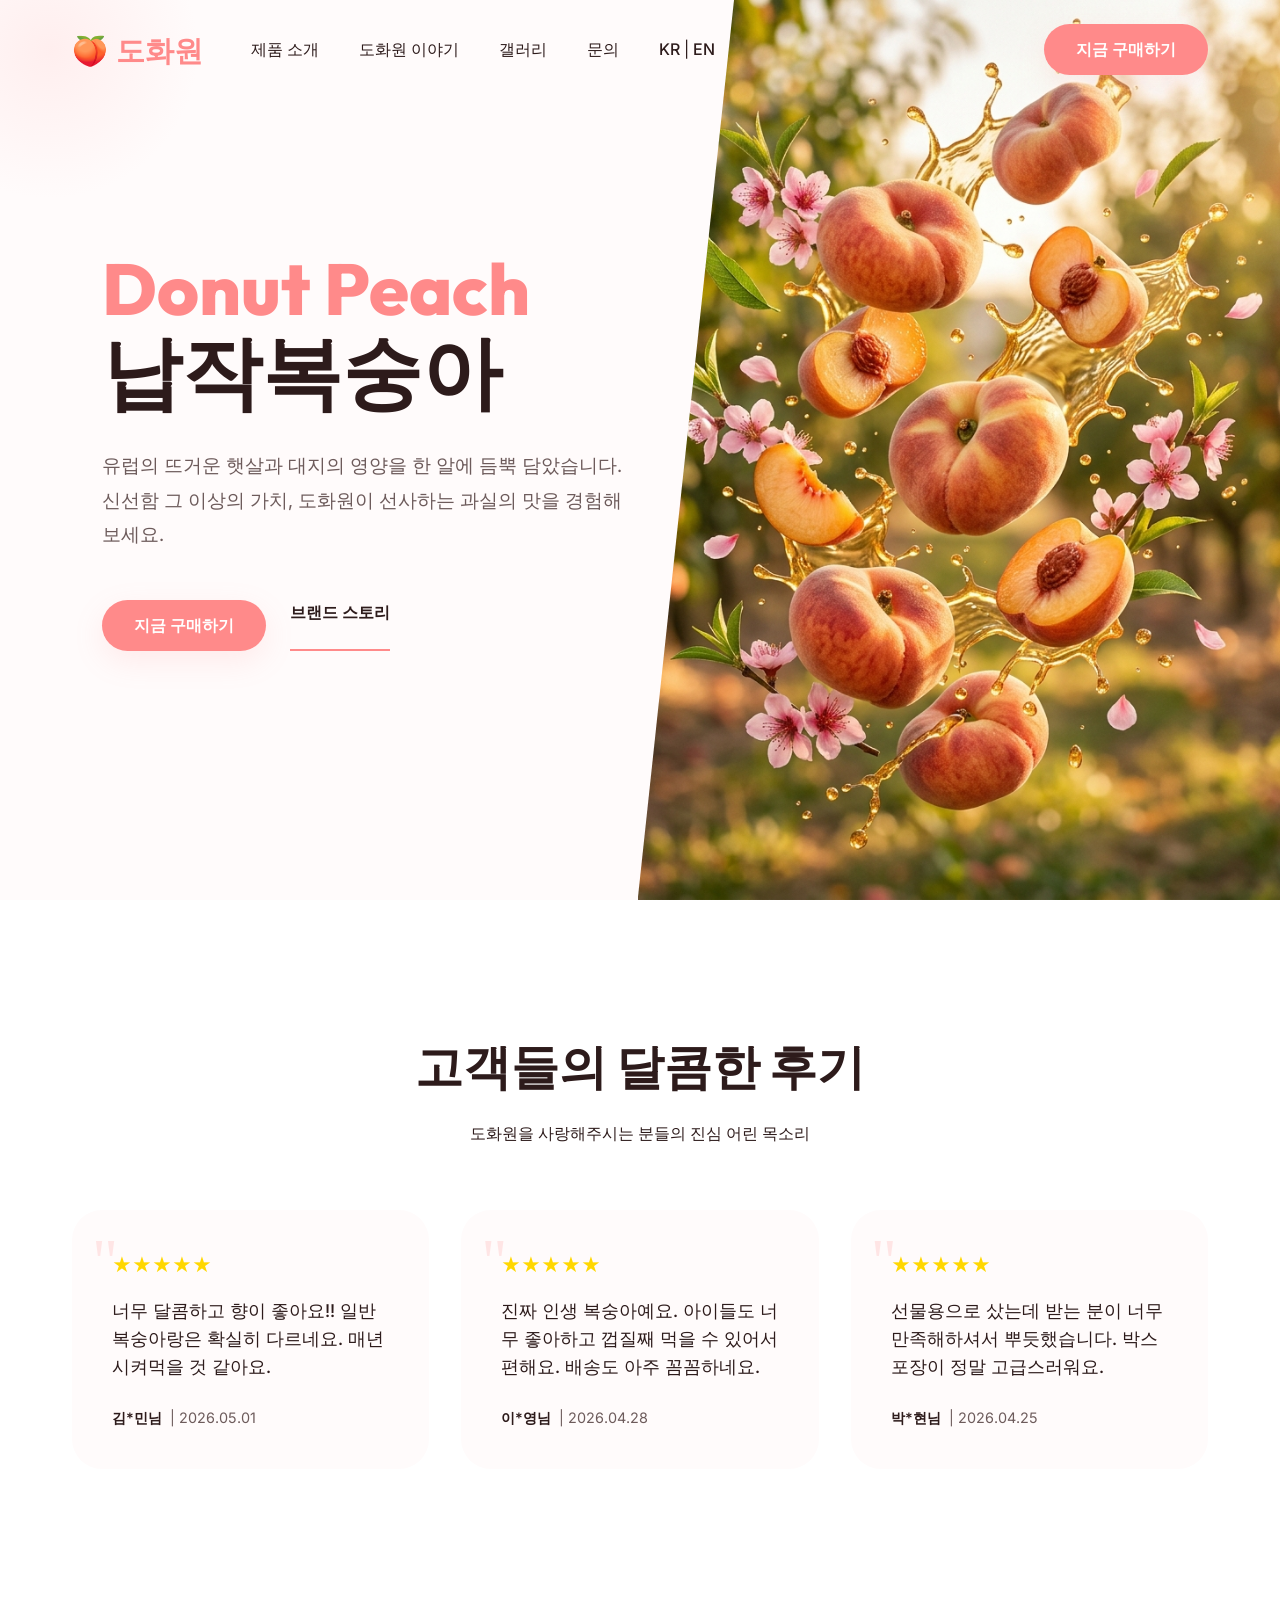
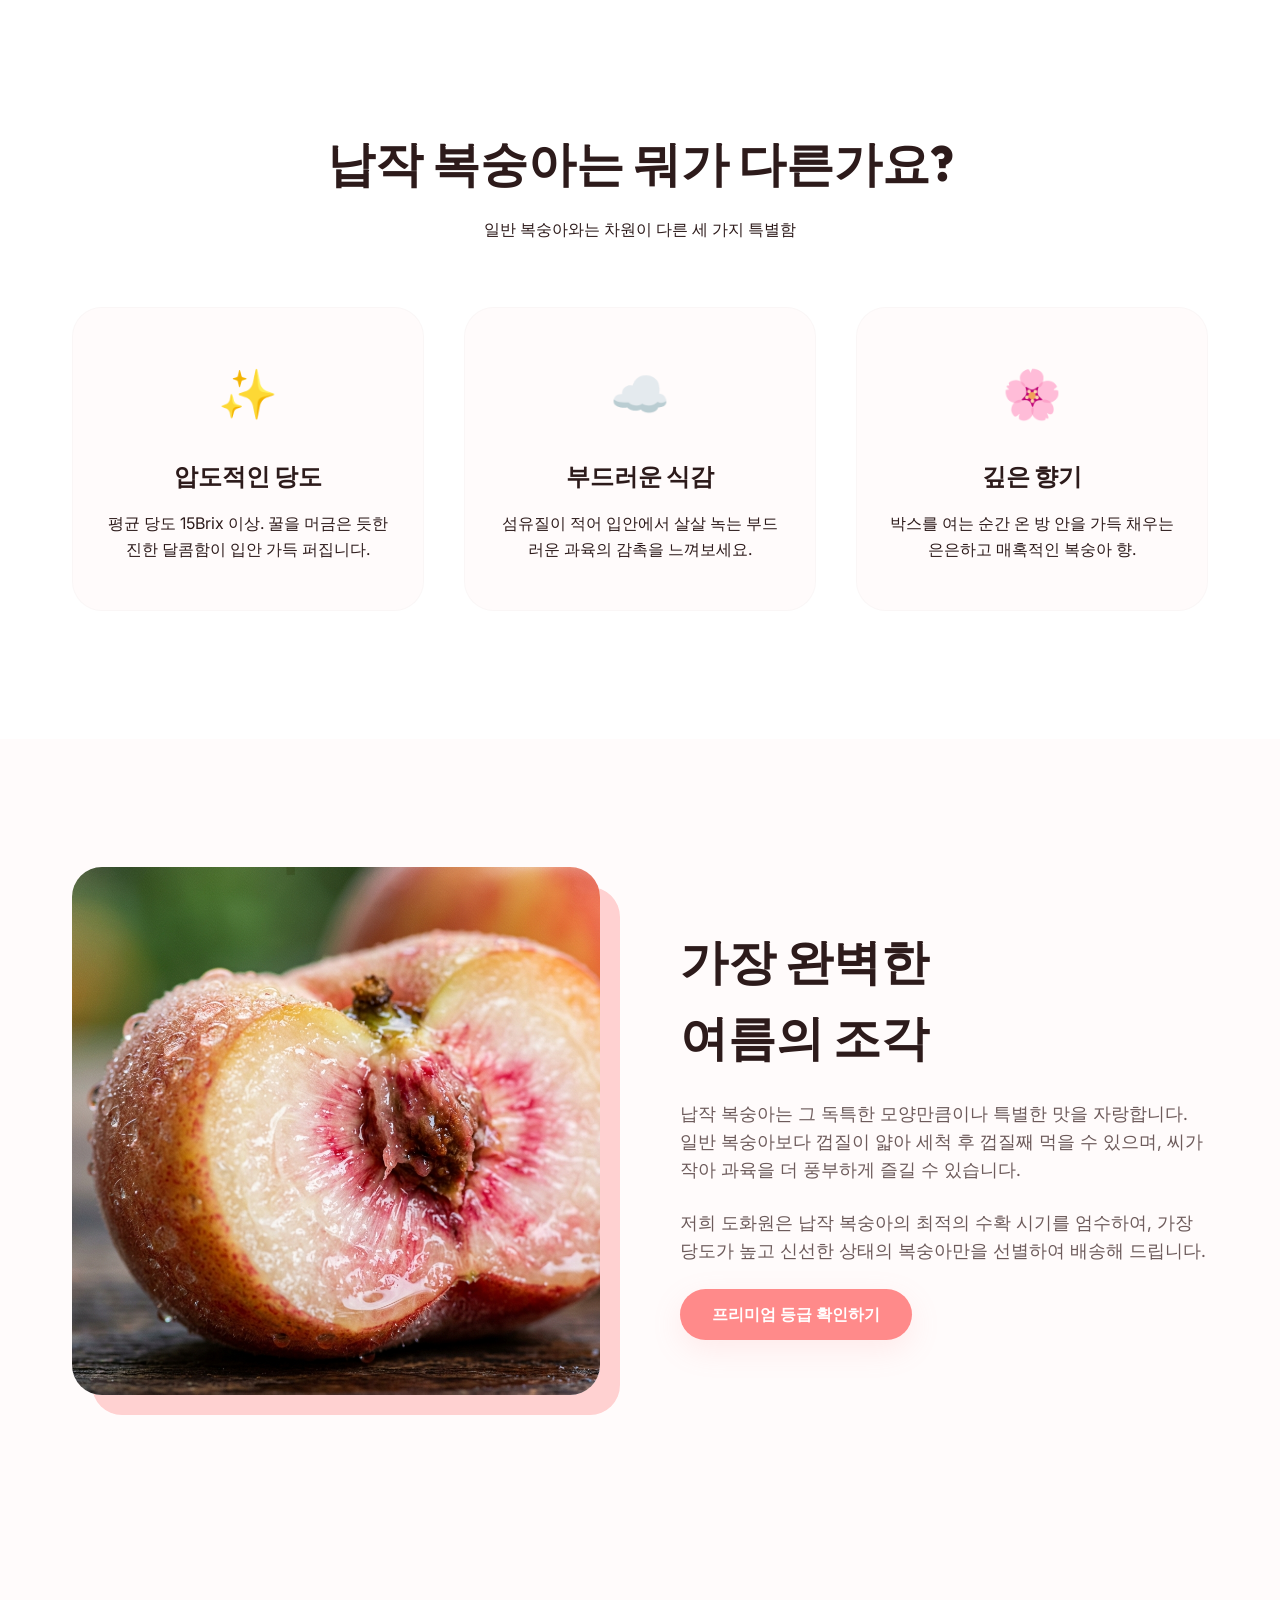
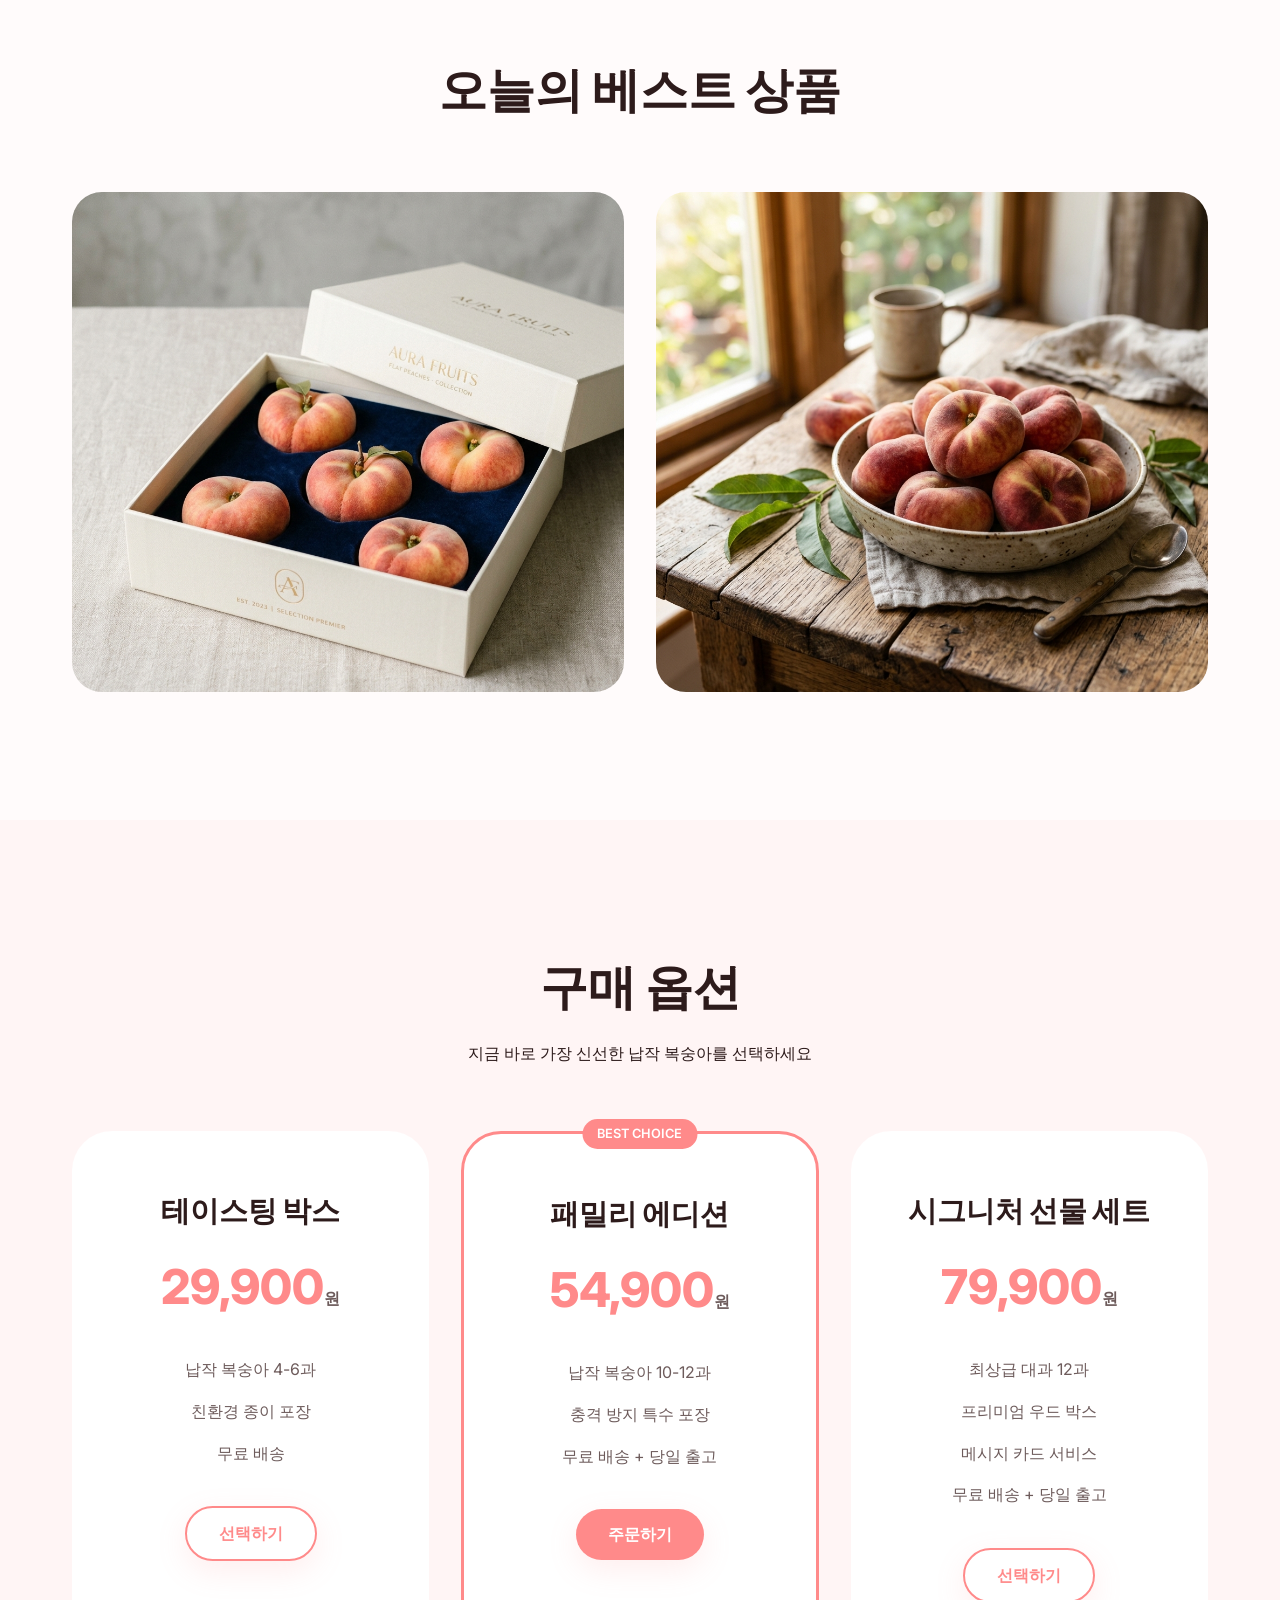
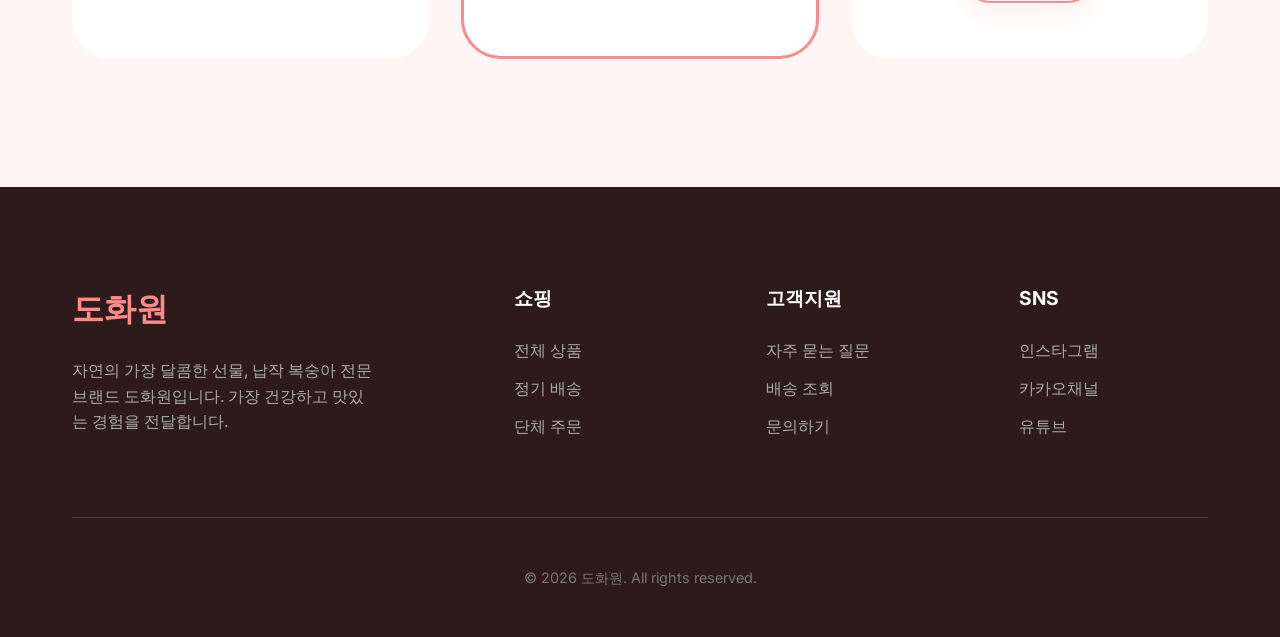
<file: index.html>
<!DOCTYPE html>
<html lang="ko">

<head>
    <meta charset="UTF-8">
    <meta name="viewport" content="width=device-width, initial-scale=1.0">
    <title>도화원 - 달콤한 제철 납작복숭아 </title>
    <meta name="description" content="유럽의 여름을 담은 프리미엄 납작 복숭아. 독보적인 당도와 부드러운 식감을 지금 만나보세요.">
    <link rel="stylesheet" href="style.css">
</head>

<body>

    <header id="header">
        <div class="container">
            <nav>
                <div class="nav-left">
                    <a href="#" class="logo">
                        <span>🍑</span>도화원
                    </a>
                    <ul class="nav-links" id="nav-links">
                        <li><a href="#features">제품 소개</a></li>
                        <li><a href="#story">도화원 이야기</a></li>
                        <li><a href="#gallery">갤러리</a></li>
                        <li><a href="#footer">문의</a></li>
                        <li class="lang-switch">
                            <a href="index.html" class="active">KR</a>
                            <span>|</span>
                            <a href="index_en.html">EN</a>
                        </li>
                    </ul>
                </div>
                <div class="menu-toggle" id="mobile-menu">
                    <span></span>
                    <span></span>
                    <span></span>
                </div>
                <a href="#pricing" class="cta-button">지금 구매하기</a>
            </nav>
        </div>
    </header>

    <section class="hero">
        <div class="hero-split">
            <div class="hero-left">
                <div class="hero-content" data-reveal>
                    <h1><span>Donut Peach</span>납작복숭아</h1>
                    <p>유럽의 뜨거운 햇살과 대지의 영양을 한 알에 듬뿍 담았습니다. 신선함 그 이상의 가치, 도화원이 선사하는 과실의 맛을 경험해보세요.</p>
                    <div class="hero-btns">
                        <a href="#pricing" class="cta-button">지금 구매하기</a>
                        <a href="#story" class="btn-secondary"
                            style="border-bottom: 2px solid var(--primary); font-weight: 600; padding-bottom: 5px;">브랜드
                            스토리</a>
                    </div>
                </div>
            </div>
            <div class="hero-right">
                <img src="banner.png" alt="프리미엄 납작 복숭아">
            </div>
        </div>
    </section>

    <section class="reviews" id="reviews">
        <div class="container">
            <div class="section-header" data-reveal>
                <h2>고객들의 달콤한 후기</h2>
                <p>도화원을 사랑해주시는 분들의 진심 어린 목소리</p>
            </div>
            <div class="review-grid">
                <div class="review-card" data-reveal>
                    <div class="rating">★★★★★</div>
                    <p class="review-text">너무 달콤하고 향이 좋아요!! 일반 복숭아랑은 확실히 다르네요. 매년 시켜먹을 것 같아요.</p>
                    <div class="review-author"><span>김*민님</span> | 2026.05.01</div>
                </div>
                <div class="review-card" data-reveal>
                    <div class="rating">★★★★★</div>
                    <p class="review-text">진짜 인생 복숭아예요. 아이들도 너무 좋아하고 껍질째 먹을 수 있어서 편해요. 배송도 아주 꼼꼼하네요.</p>
                    <div class="review-author"><span>이*영님</span> | 2026.04.28</div>
                </div>
                <div class="review-card" data-reveal>
                    <div class="rating">★★★★★</div>
                    <p class="review-text">선물용으로 샀는데 받는 분이 너무 만족해하셔서 뿌듯했습니다. 박스 포장이 정말 고급스러워요.</p>
                    <div class="review-author"><span>박*현님</span> | 2026.04.25</div>
                </div>
            </div>
        </div>
    </section>

    <section class="features" id="features">
        <div class="container">
            <div class="section-header" data-reveal>
                <h2>납작 복숭아는 뭐가 다른가요?</h2>
                <p>일반 복숭아와는 차원이 다른 세 가지 특별함</p>
            </div>
            <div class="feature-grid">
                <div class="feature-card" data-reveal>
                    <span class="feature-icon">✨</span>
                    <h3>압도적인 당도</h3>
                    <p>평균 당도 15Brix 이상. 꿀을 머금은 듯한 진한 달콤함이 입안 가득 퍼집니다.</p>
                </div>
                <div class="feature-card" data-reveal>
                    <span class="feature-icon">☁️</span>
                    <h3>부드러운 식감</h3>
                    <p>섬유질이 적어 입안에서 살살 녹는 부드러운 과육의 감촉을 느껴보세요.</p>
                </div>
                <div class="feature-card" data-reveal>
                    <span class="feature-icon">🌸</span>
                    <h3>깊은 향기</h3>
                    <p>박스를 여는 순간 온 방 안을 가득 채우는 은은하고 매혹적인 복숭아 향.</p>
                </div>
            </div>
        </div>
    </section>

    <section class="story" id="story">
        <div class="container">
            <div class="story-grid">
                <div class="story-image" data-reveal>
                    <img src="sliced.png" alt="잘린 납작 복숭아">
                </div>
                <div class="story-content" data-reveal>
                    <h2>가장 완벽한<br>여름의 조각</h2>
                    <p>납작 복숭아는 그 독특한 모양만큼이나 특별한 맛을 자랑합니다. 일반 복숭아보다 껍질이 얇아 세척 후 껍질째 먹을 수 있으며, 씨가 작아 과육을 더 풍부하게 즐길 수 있습니다.
                    </p>
                    <p>저희 도화원은 납작 복숭아의 최적의 수확 시기를 엄수하여, 가장 당도가 높고 신선한 상태의 복숭아만을 선별하여 배송해 드립니다.</p>
                    <a href="#pricing" class="cta-button">프리미엄 등급 확인하기</a>
                </div>
            </div>
        </div>
    </section>

    <section class="gallery" id="gallery">
        <div class="container">
            <div class="section-header" data-reveal>
                <h2>오늘의 베스트 상품</h2>
            </div>
            <div class="gallery-grid">
                <div class="gallery-item" data-reveal>
                    <img src="gift.png" alt="납작 복숭아 선물 세트">
                </div>
                <div class="gallery-item" data-reveal>
                    <img src="hero.png" alt="신선한 과일">
                </div>
            </div>
        </div>
    </section>

    <section class="pricing" id="pricing">
        <div class="container">
            <div class="section-header" data-reveal>
                <h2>구매 옵션</h2>
                <p>지금 바로 가장 신선한 납작 복숭아를 선택하세요</p>
            </div>
            <div class="pricing-grid">
                <div class="pricing-card" data-reveal>
                    <h3>테이스팅 박스</h3>
                    <div class="price">29,900<span>원</span></div>
                    <ul class="pricing-features">
                        <li>납작 복숭아 4-6과</li>
                        <li>친환경 종이 포장</li>
                        <li>무료 배송</li>
                    </ul>
                    <a href="#" class="cta-button"
                        style="background: transparent; color: var(--primary); border: 2px solid var(--primary);">선택하기</a>
                </div>
                <div class="pricing-card featured" data-reveal>
                    <div
                        style="position: absolute; top: -15px; left: 50%; transform: translateX(-50%); background: var(--primary); color: white; padding: 5px 15px; border-radius: 20px; font-size: 0.8rem; font-weight: 600;">
                        BEST CHOICE</div>
                    <h3>패밀리 에디션</h3>
                    <div class="price">54,900<span>원</span></div>
                    <ul class="pricing-features">
                        <li>납작 복숭아 10-12과</li>
                        <li>충격 방지 특수 포장</li>
                        <li>무료 배송 + 당일 출고</li>
                    </ul>
                    <a href="#" class="cta-button">주문하기</a>
                </div>
                <div class="pricing-card" data-reveal>
                    <h3>시그니처 선물 세트</h3>
                    <div class="price">79,900<span>원</span></div>
                    <ul class="pricing-features">
                        <li>최상급 대과 12과</li>
                        <li>프리미엄 우드 박스</li>
                        <li>메시지 카드 서비스</li>
                        <li>무료 배송 + 당일 출고</li>
                    </ul>
                    <a href="#" class="cta-button"
                        style="background: transparent; color: var(--primary); border: 2px solid var(--primary);">선택하기</a>
                </div>
            </div>
        </div>
    </section>



    <footer id="footer">
        <div class="container">
            <div class="footer-grid">
                <div class="footer-brand">
                    <h2>도화원</h2>
                    <p>자연의 가장 달콤한 선물, 납작 복숭아 전문 브랜드 도화원입니다. 가장 건강하고 맛있는 경험을 전달합니다.</p>
                </div>
                <div class="footer-links">
                    <h4>쇼핑</h4>
                    <ul>
                        <li><a href="#">전체 상품</a></li>
                        <li><a href="#">정기 배송</a></li>
                        <li><a href="#">단체 주문</a></li>
                    </ul>
                </div>
                <div class="footer-links">
                    <h4>고객지원</h4>
                    <ul>
                        <li><a href="#">자주 묻는 질문</a></li>
                        <li><a href="#">배송 조회</a></li>
                        <li><a href="#">문의하기</a></li>
                    </ul>
                </div>
                <div class="footer-links">
                    <h4>SNS</h4>
                    <ul>
                        <li><a href="#">인스타그램</a></li>
                        <li><a href="#">카카오채널</a></li>
                        <li><a href="#">유튜브</a></li>
                    </ul>
                </div>
            </div>
            <div class="footer-bottom">
                &copy; 2026 도화원. All rights reserved.
            </div>
        </div>
    </footer>

    <script>
        // Header Scroll Effect
        window.addEventListener('scroll', () => {
            const header = document.getElementById('header');
            if (window.scrollY > 50) {
                header.classList.add('scrolled');
            } else {
                header.classList.remove('scrolled');
            }
        });

        // Reveal on Scroll
        const revealElements = document.querySelectorAll('[data-reveal]');
        const revealObserver = new IntersectionObserver((entries) => {
            entries.forEach(entry => {
                if (entry.isIntersecting) {
                    entry.target.classList.add('revealed');
                }
            });
        }, { threshold: 0.1 });

        revealElements.forEach(el => revealObserver.observe(el));

        // Mobile Menu Toggle
        const menuToggle = document.getElementById('mobile-menu');
        const navLinks = document.getElementById('nav-links');

        menuToggle.addEventListener('click', () => {
            navLinks.classList.toggle('active');
            menuToggle.classList.toggle('active');
        });

        // Close menu on link click
        document.querySelectorAll('.nav-links a').forEach(link => {
            link.addEventListener('click', () => {
                navLinks.classList.remove('active');
                menuToggle.classList.remove('active');
            });
        });
    </script>
</body>

</html>
</file>
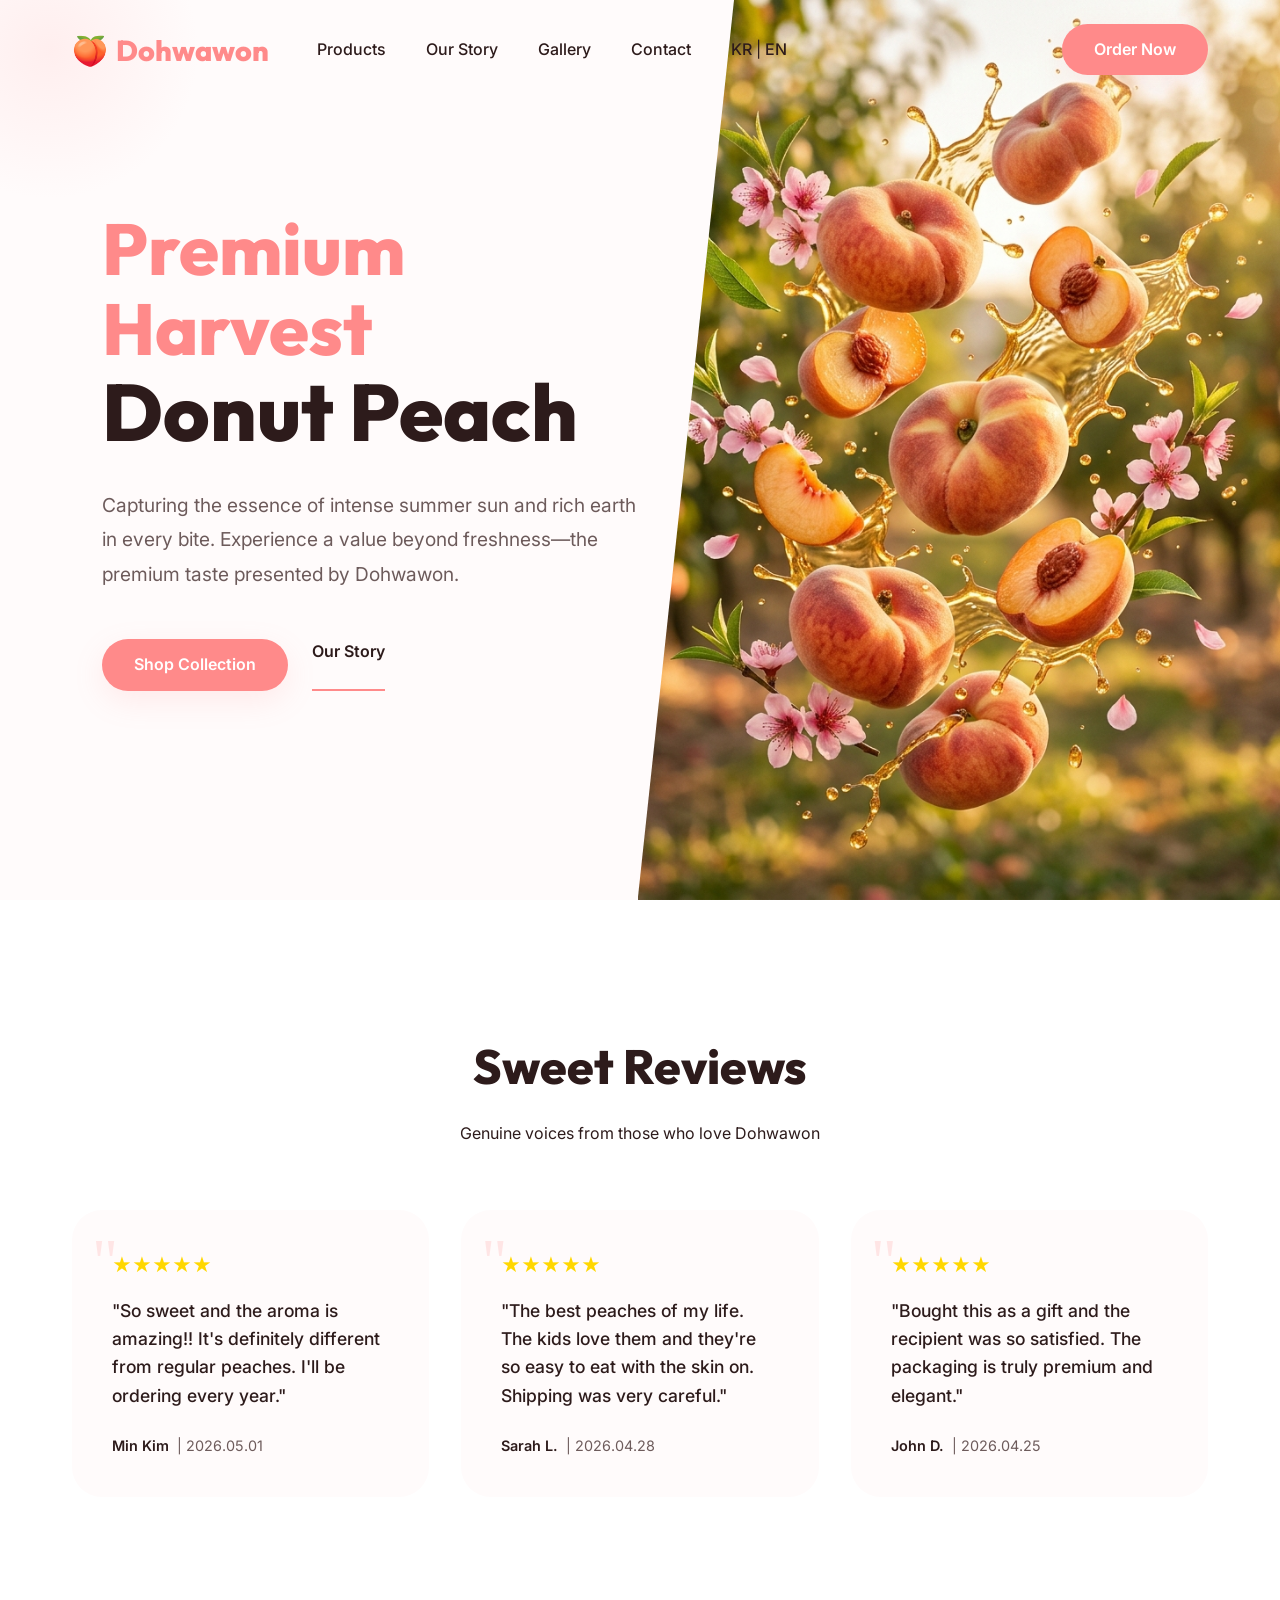
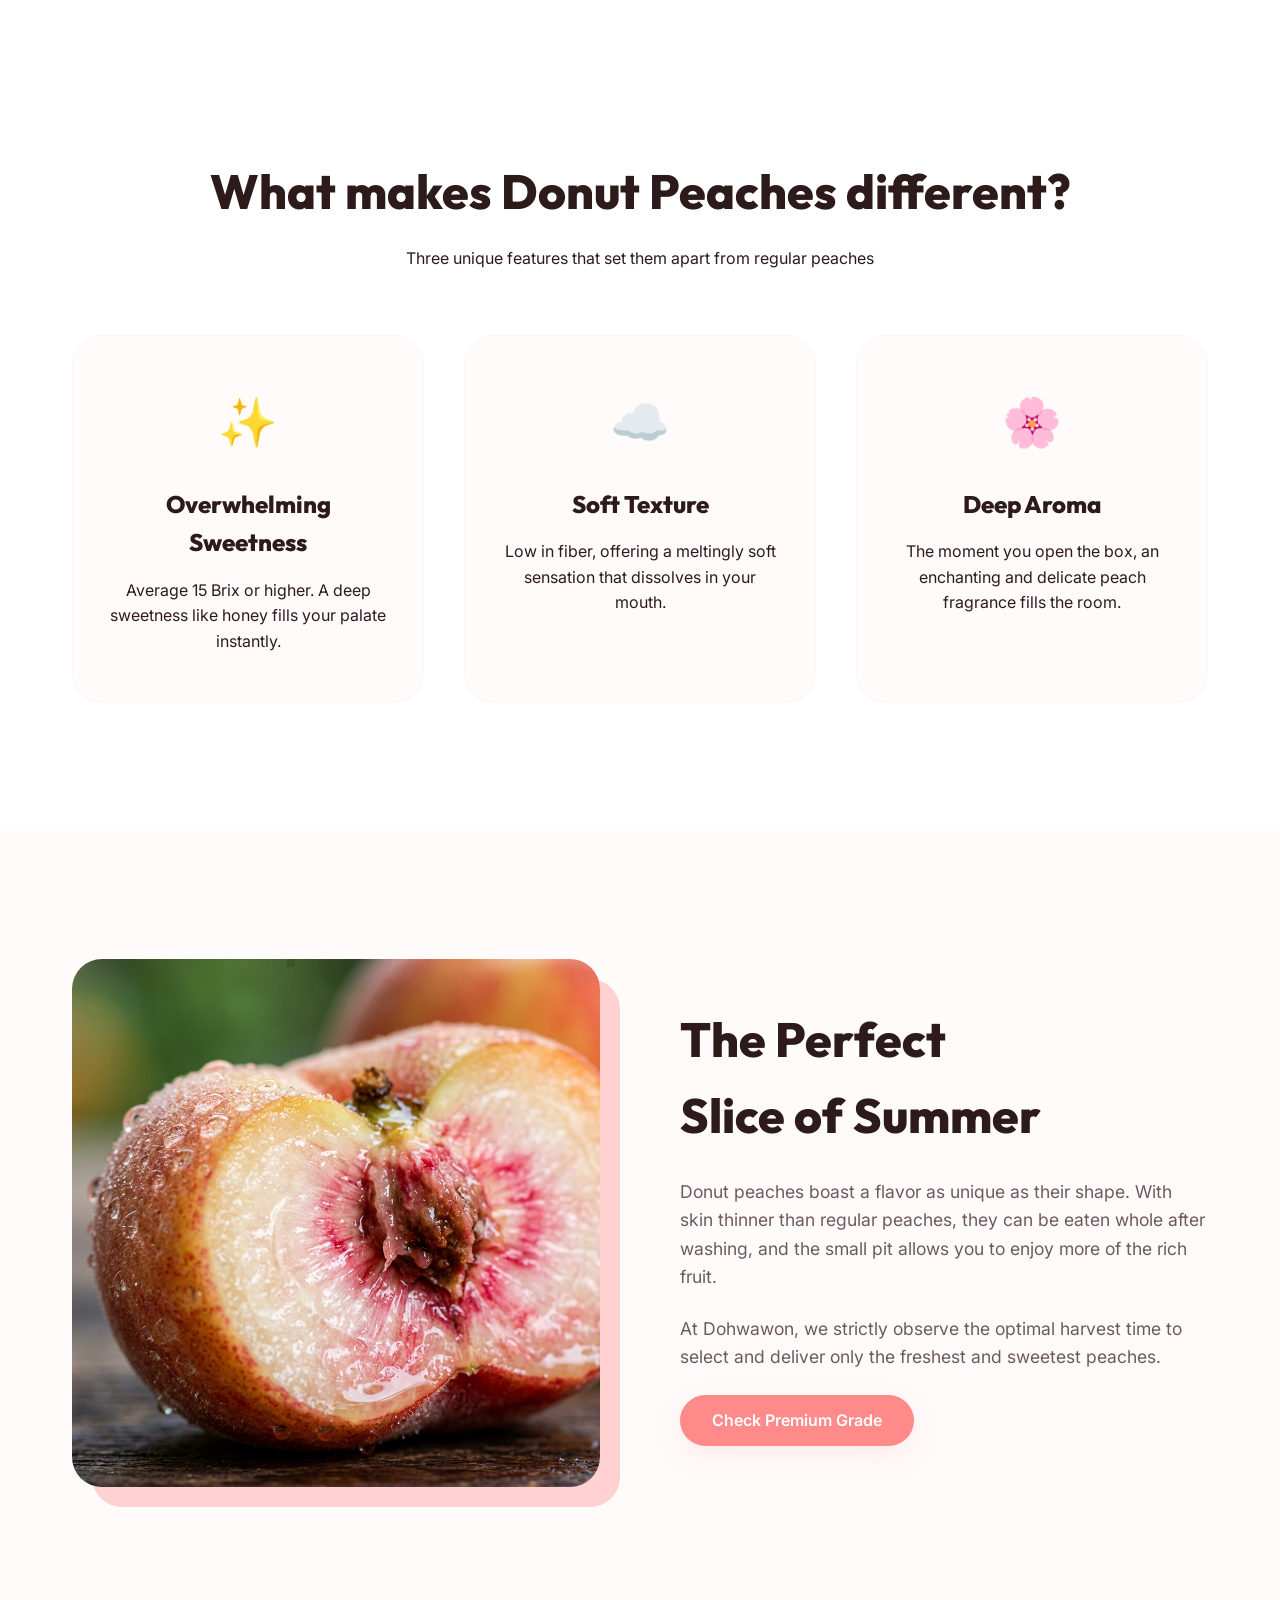
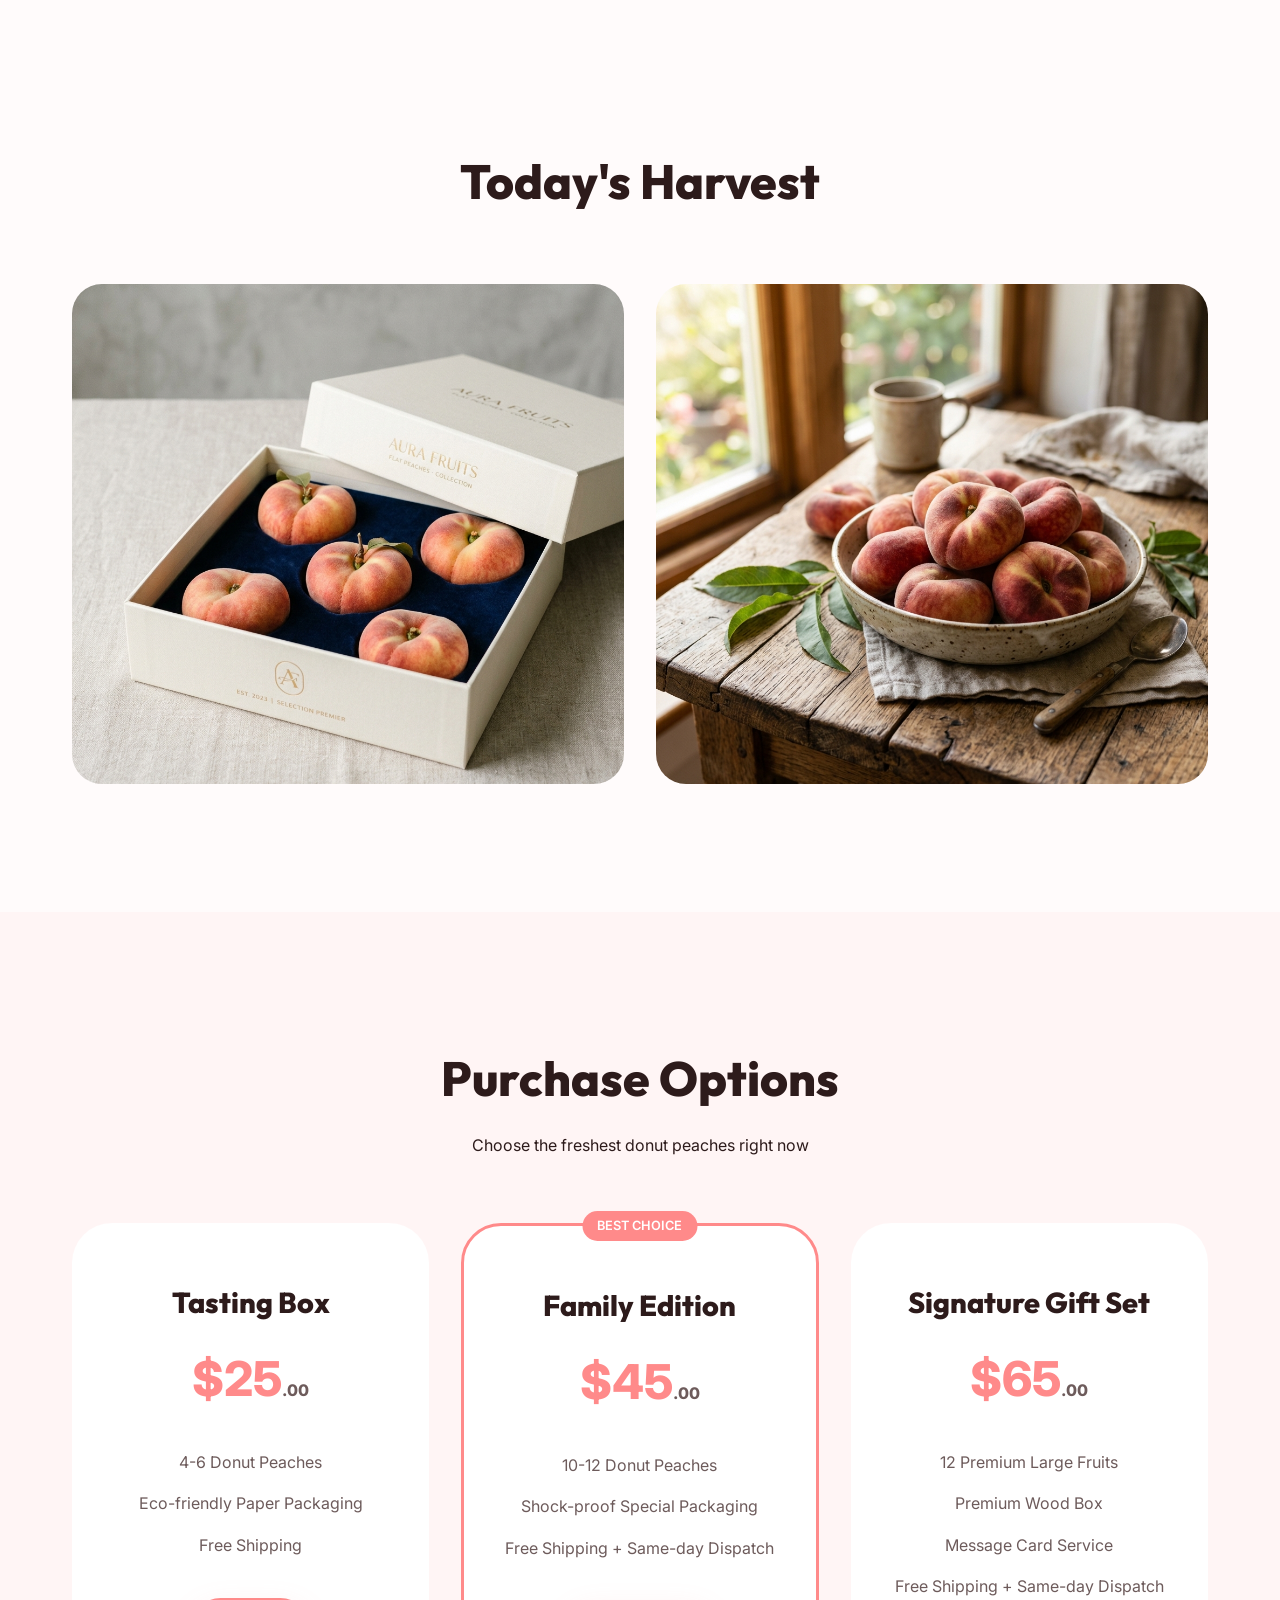
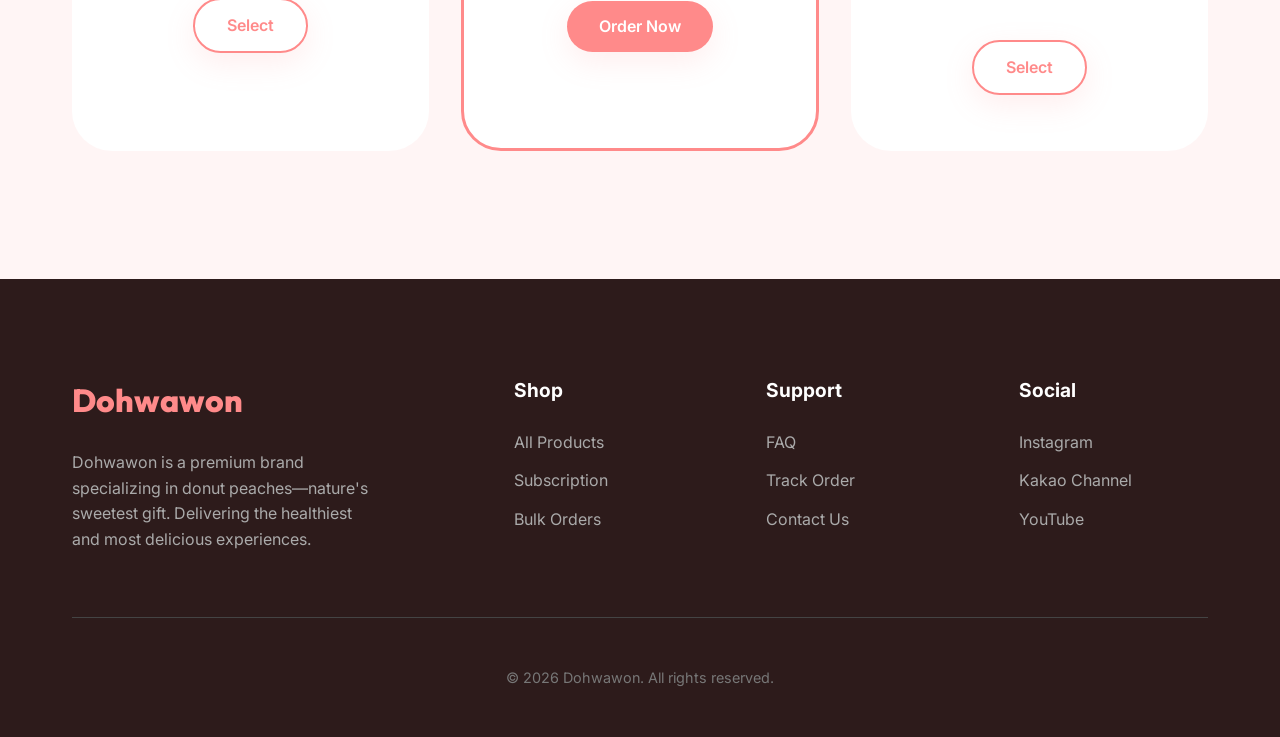
<file: index_en.html>
<!DOCTYPE html>
<html lang="en">

<head>
    <meta charset="UTF-8">
    <meta name="viewport" content="width=device-width, initial-scale=1.0">
    <title>Dohwawon - Sweet Seasonal Donut Peaches</title>
    <meta name="description" content="Premium donut peaches capturing the essence of European summer. Experience unrivaled sweetness and soft texture today.">
    <link rel="stylesheet" href="style.css">
</head>

<body>

    <header id="header">
        <div class="container">
            <nav>
                <div class="nav-left">
                    <a href="#" class="logo">
                        <span>🍑</span>Dohwawon
                    </a>
                    <ul class="nav-links" id="nav-links">
                        <li><a href="#features">Products</a></li>
                        <li><a href="#story">Our Story</a></li>
                        <li><a href="#gallery">Gallery</a></li>
                        <li><a href="#footer">Contact</a></li>
                        <li class="lang-switch">
                            <a href="index.html">KR</a>
                            <span>|</span>
                            <a href="index_en.html" class="active">EN</a>
                        </li>
                    </ul>
                </div>
                <div class="menu-toggle" id="mobile-menu">
                    <span></span>
                    <span></span>
                    <span></span>
                </div>
                <a href="#pricing" class="cta-button">Order Now</a>
            </nav>
        </div>
    </header>

    <section class="hero">
        <div class="hero-split">
            <div class="hero-left">
                <div class="hero-content" data-reveal>
                    <h1><span>Premium Harvest</span>Donut Peach</h1>
                    <p>Capturing the essence of intense summer sun and rich earth in every bite. Experience a value beyond freshness—the premium taste presented by Dohwawon.</p>
                    <div class="hero-btns">
                        <a href="#pricing" class="cta-button">Shop Collection</a>
                        <a href="#story" class="btn-secondary"
                            style="border-bottom: 2px solid var(--primary); font-weight: 600; padding-bottom: 5px;">Our Story</a>
                    </div>
                </div>
            </div>
            <div class="hero-right">
                <img src="banner.png" alt="Premium Donut Peaches">
            </div>
        </div>
    </section>

    <section class="reviews" id="reviews">
        <div class="container">
            <div class="section-header" data-reveal>
                <h2>Sweet Reviews</h2>
                <p>Genuine voices from those who love Dohwawon</p>
            </div>
            <div class="review-grid">
                <div class="review-card" data-reveal>
                    <div class="rating">★★★★★</div>
                    <p class="review-text">"So sweet and the aroma is amazing!! It's definitely different from regular peaches. I'll be ordering every year."</p>
                    <div class="review-author"><span>Min Kim</span> | 2026.05.01</div>
                </div>
                <div class="review-card" data-reveal>
                    <div class="rating">★★★★★</div>
                    <p class="review-text">"The best peaches of my life. The kids love them and they're so easy to eat with the skin on. Shipping was very careful."</p>
                    <div class="review-author"><span>Sarah L.</span> | 2026.04.28</div>
                </div>
                <div class="review-card" data-reveal>
                    <div class="rating">★★★★★</div>
                    <p class="review-text">"Bought this as a gift and the recipient was so satisfied. The packaging is truly premium and elegant."</p>
                    <div class="review-author"><span>John D.</span> | 2026.04.25</div>
                </div>
            </div>
        </div>
    </section>

    <section class="features" id="features">
        <div class="container">
            <div class="section-header" data-reveal>
                <h2>What makes Donut Peaches different?</h2>
                <p>Three unique features that set them apart from regular peaches</p>
            </div>
            <div class="feature-grid">
                <div class="feature-card" data-reveal>
                    <span class="feature-icon">✨</span>
                    <h3>Overwhelming Sweetness</h3>
                    <p>Average 15 Brix or higher. A deep sweetness like honey fills your palate instantly.</p>
                </div>
                <div class="feature-card" data-reveal>
                    <span class="feature-icon">☁️</span>
                    <h3>Soft Texture</h3>
                    <p>Low in fiber, offering a meltingly soft sensation that dissolves in your mouth.</p>
                </div>
                <div class="feature-card" data-reveal>
                    <span class="feature-icon">🌸</span>
                    <h3>Deep Aroma</h3>
                    <p>The moment you open the box, an enchanting and delicate peach fragrance fills the room.</p>
                </div>
            </div>
        </div>
    </section>

    <section class="story" id="story">
        <div class="container">
            <div class="story-grid">
                <div class="story-image" data-reveal>
                    <img src="sliced.png" alt="Sliced Donut Peach">
                </div>
                <div class="story-content" data-reveal>
                    <h2>The Perfect<br>Slice of Summer</h2>
                    <p>Donut peaches boast a flavor as unique as their shape. With skin thinner than regular peaches, they can be eaten whole after washing, and the small pit allows you to enjoy more of the rich fruit.</p>
                    <p>At Dohwawon, we strictly observe the optimal harvest time to select and deliver only the freshest and sweetest peaches.</p>
                    <a href="#pricing" class="cta-button">Check Premium Grade</a>
                </div>
            </div>
        </div>
    </section>

    <section class="gallery" id="gallery">
        <div class="container">
            <div class="section-header" data-reveal>
                <h2>Today's Harvest</h2>
            </div>
            <div class="gallery-grid">
                <div class="gallery-item" data-reveal>
                    <img src="gift.png" alt="Donut Peach Gift Set">
                </div>
                <div class="gallery-item" data-reveal>
                    <img src="hero.png" alt="Fresh Fruit">
                </div>
            </div>
        </div>
    </section>

    <section class="pricing" id="pricing">
        <div class="container">
            <div class="section-header" data-reveal>
                <h2>Purchase Options</h2>
                <p>Choose the freshest donut peaches right now</p>
            </div>
            <div class="pricing-grid">
                <div class="pricing-card" data-reveal>
                    <h3>Tasting Box</h3>
                    <div class="price">$25<span>.00</span></div>
                    <ul class="pricing-features">
                        <li>4-6 Donut Peaches</li>
                        <li>Eco-friendly Paper Packaging</li>
                        <li>Free Shipping</li>
                    </ul>
                    <a href="#" class="cta-button"
                        style="background: transparent; color: var(--primary); border: 2px solid var(--primary);">Select</a>
                </div>
                <div class="pricing-card featured" data-reveal>
                    <div
                        style="position: absolute; top: -15px; left: 50%; transform: translateX(-50%); background: var(--primary); color: white; padding: 5px 15px; border-radius: 20px; font-size: 0.8rem; font-weight: 600;">
                        BEST CHOICE</div>
                    <h3>Family Edition</h3>
                    <div class="price">$45<span>.00</span></div>
                    <ul class="pricing-features">
                        <li>10-12 Donut Peaches</li>
                        <li>Shock-proof Special Packaging</li>
                        <li>Free Shipping + Same-day Dispatch</li>
                    </ul>
                    <a href="#" class="cta-button">Order Now</a>
                </div>
                <div class="pricing-card" data-reveal>
                    <h3>Signature Gift Set</h3>
                    <div class="price">$65<span>.00</span></div>
                    <ul class="pricing-features">
                        <li>12 Premium Large Fruits</li>
                        <li>Premium Wood Box</li>
                        <li>Message Card Service</li>
                        <li>Free Shipping + Same-day Dispatch</li>
                    </ul>
                    <a href="#" class="cta-button"
                        style="background: transparent; color: var(--primary); border: 2px solid var(--primary);">Select</a>
                </div>
            </div>
        </div>
    </section>



    <footer id="footer">
        <div class="container">
            <div class="footer-grid">
                <div class="footer-brand">
                    <h2>Dohwawon</h2>
                    <p>Dohwawon is a premium brand specializing in donut peaches—nature's sweetest gift. Delivering the healthiest and most delicious experiences.</p>
                </div>
                <div class="footer-links">
                    <h4>Shop</h4>
                    <ul>
                        <li><a href="#">All Products</a></li>
                        <li><a href="#">Subscription</a></li>
                        <li><a href="#">Bulk Orders</a></li>
                    </ul>
                </div>
                <div class="footer-links">
                    <h4>Support</h4>
                    <ul>
                        <li><a href="#">FAQ</a></li>
                        <li><a href="#">Track Order</a></li>
                        <li><a href="#">Contact Us</a></li>
                    </ul>
                </div>
                <div class="footer-links">
                    <h4>Social</h4>
                    <ul>
                        <li><a href="#">Instagram</a></li>
                        <li><a href="#">Kakao Channel</a></li>
                        <li><a href="#">YouTube</a></li>
                    </ul>
                </div>
            </div>
            <div class="footer-bottom">
                &copy; 2026 Dohwawon. All rights reserved.
            </div>
        </div>
    </footer>

    <script>
        // Header Scroll Effect
        window.addEventListener('scroll', () => {
            const header = document.getElementById('header');
            if (window.scrollY > 50) {
                header.classList.add('scrolled');
            } else {
                header.classList.remove('scrolled');
            }
        });

        // Reveal on Scroll
        const revealElements = document.querySelectorAll('[data-reveal]');
        const revealObserver = new IntersectionObserver((entries) => {
            entries.forEach(entry => {
                if (entry.isIntersecting) {
                    entry.target.classList.add('revealed');
                }
            });
        }, { threshold: 0.1 });

        revealElements.forEach(el => revealObserver.observe(el));

        // Mobile Menu Toggle
        const menuToggle = document.getElementById('mobile-menu');
        const navLinks = document.getElementById('nav-links');

        menuToggle.addEventListener('click', () => {
            navLinks.classList.toggle('active');
            menuToggle.classList.toggle('active');
        });

        // Close menu on link click
        document.querySelectorAll('.nav-links a').forEach(link => {
            link.addEventListener('click', () => {
                navLinks.classList.remove('active');
                menuToggle.classList.remove('active');
            });
        });
    </script>
</body>

</html>
</file>
<file: style.css>
@import url('https://fonts.googleapis.com/css2?family=Outfit:wght@300;400;600;800&family=Inter:wght@300;400;500&display=swap');

:root {
    --primary: #FF8A8A;
    --primary-dark: #E67676;
    --secondary: #FFD1D1;
    --accent: #4A5D23;
    --bg: #FFFBFB;
    --text-dark: #2D1B1B;
    --text-light: #6D5B5B;
    --white: #FFFFFF;
    --glass: rgba(255, 255, 255, 0.7);
    --shadow: 0 10px 30px rgba(255, 138, 138, 0.15);
    --transition: all 0.4s cubic-bezier(0.16, 1, 0.3, 1);
}

* {
    margin: 0;
    padding: 0;
    box-sizing: border-box;
}

html {
    scroll-behavior: smooth;
}

body {
    font-family: 'Inter', sans-serif;
    background-color: var(--bg);
    color: var(--text-dark);
    line-height: 1.6;
    overflow-x: hidden;
}

h1,
h2,
h3 {
    font-family: 'Outfit', sans-serif;
    font-weight: 800;
}

a {
    text-decoration: none;
    color: inherit;
    transition: var(--transition);
}

ul {
    list-style: none;
}

img {
    max-width: 100%;
    display: block;
}

.container {
    max-width: 1200px;
    margin: 0 auto;
    padding: 0 2rem;
}

/* Header & Navigation */
header {
    position: fixed;
    top: 0;
    width: 100%;
    z-index: 1000;
    padding: 1.5rem 0;
    transition: var(--transition);
    color: var(--text-dark);
}

header.scrolled {
    background: var(--glass);
    backdrop-filter: blur(10px);
    padding: 1rem 0;
    box-shadow: 0 4px 20px rgba(0, 0, 0, 0.05);
    color: var(--text-dark);
}

nav {
    display: flex;
    align-items: center;
    width: 100%;
}

.nav-left {
    display: flex;
    align-items: center;
}

.logo {
    font-size: 1.8rem;
    font-family: 'Outfit', sans-serif;
    font-weight: 800;
    color: var(--primary);
    display: flex;
    align-items: center;
    gap: 0.5rem;
    margin-right: 3rem;
}

.nav-links {
    display: flex;
    gap: 2.5rem;
    align-items: center;
}

.menu-toggle {
    display: none;
    flex-direction: column;
    gap: 5px;
    cursor: pointer;
    z-index: 1001;
}

.menu-toggle span {
    width: 25px;
    height: 2px;
    background: var(--text-dark);
    transition: var(--transition);
}

nav .cta-button {
    margin-left: auto;
}

@media (max-width: 768px) {
    .menu-toggle {
        display: flex;
        margin-left: auto;
    }

    .nav-links {
        position: fixed;
        top: 0;
        right: -100%;
        width: 80%;
        height: 100vh;
        background: var(--white);
        flex-direction: column;
        justify-content: center;
        gap: 2rem;
        box-shadow: -10px 0 30px rgba(0,0,0,0.1);
        transition: 0.5s cubic-bezier(0.16, 1, 0.3, 1);
        z-index: 1000;
        padding: 2rem;
    }

    .nav-links.active {
        right: 0;
    }

    .lang-switch {
        margin-left: 0;
        margin-top: 2rem;
    }
    
    nav .cta-button {
        display: none;
    }
}

.nav-links a {
    font-weight: 500;
    font-size: 1rem;
    position: relative;
}

.nav-links a::after {
    content: '';
    position: absolute;
    bottom: -5px;
    left: 0;
    width: 0;
    height: 2px;
    background: var(--primary);
    transition: var(--transition);
}

.nav-links a:hover::after {
    width: 100%;
}

.cta-button {
    background: var(--primary);
    color: var(--white);
    padding: 0.8rem 2rem;
    border-radius: 50px;
    font-weight: 600;
    box-shadow: var(--shadow);
    display: inline-block;
}

.cta-button:hover {
    background: var(--primary-dark);
    transform: translateY(-3px);
    box-shadow: 0 15px 35px rgba(255, 138, 138, 0.25);
}

/* Hero Section - Split Screen */
.hero {
    height: 100vh;
    display: flex;
    align-items: center;
    position: relative;
    overflow: hidden;
    background: var(--bg);
}

.hero-split {
    display: flex;
    width: 100%;
    height: 100%;
}

.hero-left {
    flex: 1;
    display: flex;
    align-items: center;
    padding-left: 8%;
    background: var(--bg);
    position: relative;
    z-index: 2;
}

.hero-right {
    flex: 1.2;
    position: relative;
    overflow: hidden;
    clip-path: polygon(15% 0, 100% 0, 100% 100%, 0% 100%);
}

.hero-right img {
    width: 100%;
    height: 100%;
    object-fit: cover;
    animation: slowZoom 20s infinite alternate;
}

.hero-content {
    max-width: 600px;
}

.hero-content h1 {
    font-size: 5rem;
    line-height: 1.1;
    margin-bottom: 2rem;
    color: var(--text-dark);
}

.hero-content h1 span {
    color: var(--primary);
    display: block;
    font-size: 0.9em;
}

.hero-content p {
    font-size: 1.2rem;
    color: var(--text-light);
    margin-bottom: 3rem;
    line-height: 1.8;
}

.hero-btns {
    display: flex;
    gap: 1.5rem;
}

@keyframes slowZoom {
    from {
        transform: scale(1);
    }

    to {
        transform: scale(1.1);
    }
}

/* Float shapes in the left side for texture */
.hero-left::before {
    content: '';
    position: absolute;
    top: -100px;
    left: -100px;
    width: 300px;
    height: 300px;
    background: radial-gradient(circle, var(--secondary) 0%, transparent 70%);
    opacity: 0.3;
    z-index: -1;
}

@media (max-width: 1024px) {
    .hero {
        height: auto;
        padding-top: 100px;
    }

    .hero-split {
        flex-direction: column;
    }

    .hero-left {
        padding: 4rem 2rem;
        order: 2;
    }

    .hero-right {
        height: 50vh;
        clip-path: none;
        order: 1;
    }

    .hero-content h1 {
        font-size: 3.5rem;
    }
}

/* Features Section */
.features {
    padding: 8rem 0;
    background: #FFFFFF;
}

.section-header {
    text-align: center;
    margin-bottom: 4rem;
}

.section-header h2 {
    font-size: 3rem;
    margin-bottom: 1rem;
}

.feature-grid {
    display: grid;
    grid-template-columns: repeat(3, 1fr);
    gap: 2.5rem;
}

.feature-card {
    padding: 3rem 2rem;
    background: var(--bg);
    border-radius: 30px;
    text-align: center;
    transition: var(--transition);
    border: 1px solid rgba(0, 0, 0, 0.02);
}

.feature-card:hover {
    background: var(--white);
    transform: translateY(-10px);
    box-shadow: var(--shadow);
}

.feature-icon {
    font-size: 3rem;
    margin-bottom: 1.5rem;
    display: block;
}

.feature-card h3 {
    font-size: 1.5rem;
    margin-bottom: 1rem;
}

/* Product Story */
.story {
    padding: 8rem 0;
    background: var(--bg);
}

.story-grid {
    display: grid;
    grid-template-columns: 1fr 1fr;
    gap: 5rem;
    align-items: center;
}

.story-image {
    border-radius: 30px;
    overflow: hidden;
    box-shadow: 20px 20px 0 var(--secondary);
}

.story-content h2 {
    font-size: 3rem;
    margin-bottom: 1.5rem;
}

.story-content p {
    font-size: 1.1rem;
    margin-bottom: 1.5rem;
    color: var(--text-light);
}

/* Gallery Section */
.gallery {
    padding: 8rem 0;
}

.gallery-grid {
    display: grid;
    grid-template-columns: repeat(2, 1fr);
    gap: 2rem;
}

.gallery-item {
    border-radius: 30px;
    overflow: hidden;
    height: 500px;
}

.gallery-item img {
    width: 100%;
    height: 100%;
    object-fit: cover;
    transition: var(--transition);
}

.gallery-item:hover img {
    transform: scale(1.05);
}

/* Pricing Section */
.pricing {
    padding: 8rem 0;
    background: #FFF5F5;
}

.pricing-grid {
    display: grid;
    grid-template-columns: repeat(3, 1fr);
    gap: 2rem;
}

.pricing-card {
    background: var(--white);
    padding: 3.5rem 2.5rem;
    border-radius: 40px;
    text-align: center;
    position: relative;
    transition: var(--transition);
}

.pricing-card.featured {
    border: 3px solid var(--primary);
    transform: scale(1.05);
}

.pricing-card:hover {
    transform: translateY(-10px);
}

.pricing-card h3 {
    font-size: 1.8rem;
    margin-bottom: 1rem;
}

.price {
    font-size: 3rem;
    font-weight: 800;
    color: var(--primary);
    margin-bottom: 2rem;
}

.price span {
    font-size: 1rem;
    color: var(--text-light);
}

.pricing-features {
    margin-bottom: 2.5rem;
}

.pricing-features li {
    margin-bottom: 1rem;
    color: var(--text-light);
}

/* Footer */
footer {
    padding: 6rem 0 3rem;
    background: var(--text-dark);
    color: var(--white);
}

.footer-grid {
    display: grid;
    grid-template-columns: 2fr 1fr 1fr 1fr;
    gap: 4rem;
    margin-bottom: 4rem;
}

.footer-brand h2 {
    color: var(--primary);
    font-size: 2rem;
    margin-bottom: 1.5rem;
}

.footer-brand p {
    color: #AAA;
    max-width: 300px;
}

.footer-links h4 {
    margin-bottom: 1.5rem;
    font-size: 1.2rem;
}

.footer-links li {
    margin-bottom: 0.8rem;
}

.footer-links a {
    color: #AAA;
}

.footer-links a:hover {
    color: var(--primary);
}

.footer-bottom {
    padding-top: 3rem;
    border-top: 1px solid #444;
    text-align: center;
    color: #777;
    font-size: 0.9rem;
}

/* Responsive Refinements */
@media (max-width: 1200px) {
    .hero-content h1 {
        font-size: 4rem;
    }
}

@media (max-width: 1024px) {
    .hero {
        height: auto;
        padding-top: 120px;
    }
    .hero-split {
        flex-direction: column;
    }
    .hero-left {
        padding: 4rem 2rem;
        order: 2;
        text-align: center;
    }
    .hero-content {
        margin: 0 auto;
    }
    .hero-right {
        height: 400px;
        clip-path: none;
        order: 1;
    }
    .hero-btns {
        justify-content: center;
    }
    
    .feature-grid {
        grid-template-columns: repeat(2, 1fr);
    }
    
    .pricing-grid {
        grid-template-columns: repeat(2, 1fr);
    }
    
    .pricing-card.featured {
        transform: none;
    }
}

@media (max-width: 768px) {
    .section-header h2 {
        font-size: 2.2rem;
    }
    
    .hero-content h1 {
        font-size: 3rem;
    }
    
    .feature-grid, .pricing-grid, .gallery-grid, .footer-grid {
        grid-template-columns: 1fr;
    }
    
    .story-grid {
        grid-template-columns: 1fr;
        gap: 3rem;
    }
    
    .story-image {
        box-shadow: 10px 10px 0 var(--secondary);
    }
    
    .container {
        padding: 0 1.5rem;
    }
    
    .pricing-card {
        padding: 2.5rem 1.5rem;
    }
}

/* Animations */
[data-reveal] {
    opacity: 0;
    transform: translateY(30px);
    transition: 1s cubic-bezier(0.16, 1, 0.3, 1);
}

[data-reveal].revealed {
    opacity: 1;
    transform: translateY(0);
}

/* Reviews Section */
.reviews {
    padding: 8rem 0;
    background: var(--white);
}

.review-grid {
    display: grid;
    grid-template-columns: repeat(3, 1fr);
    gap: 2rem;
}

.review-card {
    background: var(--bg);
    padding: 2.5rem;
    border-radius: 30px;
    position: relative;
    transition: var(--transition);
}

.review-card:hover {
    transform: translateY(-5px);
    box-shadow: var(--shadow);
}

.review-card::before {
    content: '"';
    position: absolute;
    top: 20px;
    left: 20px;
    font-size: 4rem;
    color: var(--secondary);
    font-family: serif;
    line-height: 1;
    opacity: 0.5;
}

.rating {
    color: #FFD700;
    margin-bottom: 1rem;
    font-size: 1.2rem;
}

.review-text {
    font-size: 1.1rem;
    color: var(--text-dark);
    margin-bottom: 1.5rem;
    font-weight: 500;
}

.review-author {
    font-size: 0.9rem;
    color: var(--text-light);
    display: flex;
    align-items: center;
    gap: 0.5rem;
}

.review-author span {
    font-weight: 600;
    color: var(--text-dark);
}

@media (max-width: 1024px) {
    .review-grid {
        grid-template-columns: repeat(2, 1fr);
    }
}

@media (max-width: 768px) {
    .review-grid {
        grid-template-columns: 1fr;
    }
}
</file>
